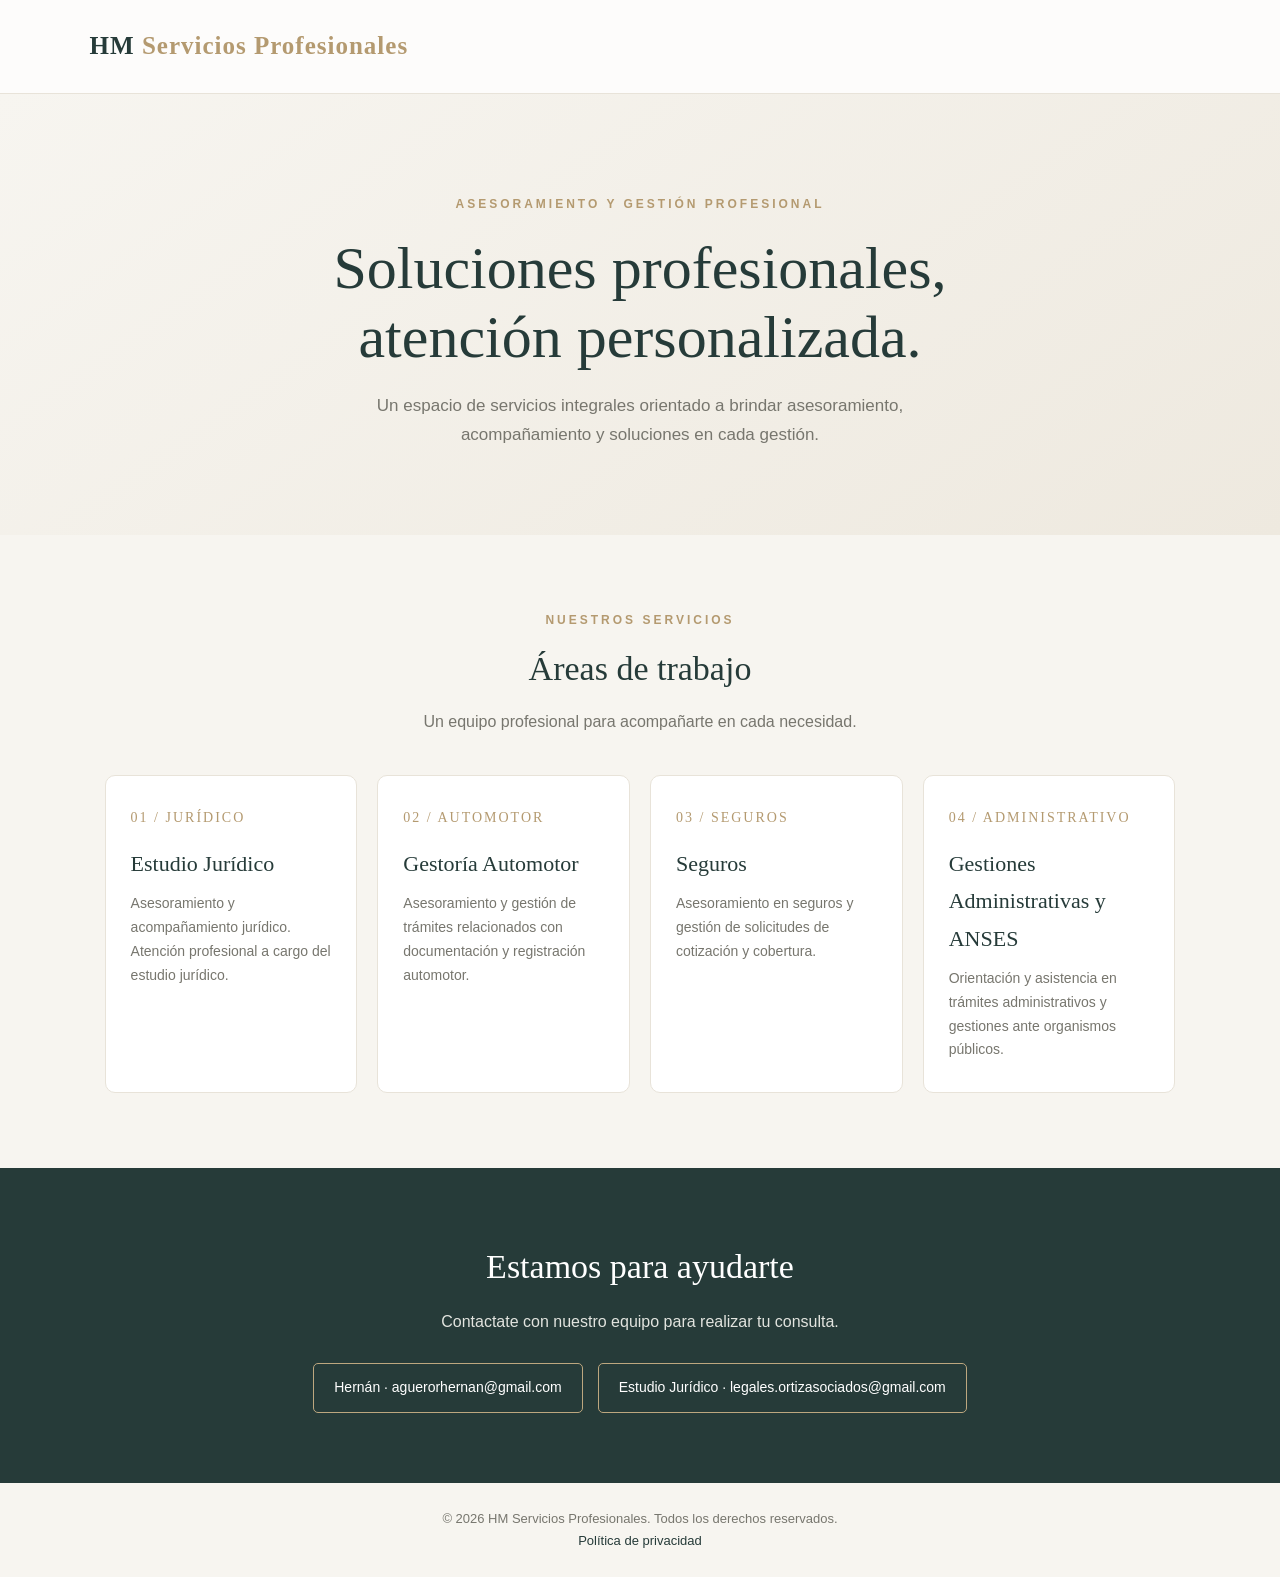
<file: index.html>
<!DOCTYPE html>
<html lang="es">
<head>
  <meta charset="UTF-8">
  <meta name="viewport" content="width=device-width, initial-scale=1.0">
  <meta name="theme-color" content="#f7f5f0">
  <meta name="description" content="HM Servicios Profesionales. Estudio Jurídico, Gestoría Automotor, Seguros y Gestiones Administrativas.">
  <title>HM Servicios Profesionales</title>

  <style>
    :root {
      --background: #f7f5f0;
      --surface: #ffffff;
      --primary: #263b39;
      --text: #383a35;
      --muted: #77766e;
      --gold: #b49a70;
      --line: #e8e3d9;
    }

    * {
      box-sizing: border-box;
      margin: 0;
      padding: 0;
    }

    body {
      font-family: Arial, Helvetica, sans-serif;
      background: var(--background);
      color: var(--text);
      line-height: 1.7;
    }

    a {
      color: inherit;
    }

    header {
      padding: 25px 7%;
      border-bottom: 1px solid var(--line);
      background: rgba(255,255,255,.75);
    }

    .brand {
      color: var(--primary);
      font-family: Georgia, serif;
      font-size: 25px;
      letter-spacing: 1px;
      font-weight: bold;
    }

    .brand span {
      color: var(--gold);
    }

    .hero {
      padding: 100px 20px 85px;
      text-align: center;
      background: linear-gradient(145deg, #f7f5f0, #eee9df);
    }

    .eyebrow {
      color: var(--gold);
      text-transform: uppercase;
      letter-spacing: 3px;
      font-size: 12px;
      font-weight: bold;
    }

    h1 {
      max-width: 800px;
      margin: 20px auto;
      color: var(--primary);
      font-family: Georgia, serif;
      font-size: clamp(38px, 6vw, 60px);
      font-weight: normal;
      line-height: 1.15;
    }

    .hero p {
      max-width: 650px;
      margin: auto;
      color: var(--muted);
      font-size: 17px;
    }

    .section {
      padding: 75px 7%;
      max-width: 1250px;
      margin: auto;
    }

    .section-heading {
      text-align: center;
      margin-bottom: 40px;
    }

    .section-heading h2 {
      color: var(--primary);
      font-family: Georgia, serif;
      font-size: 34px;
      font-weight: normal;
      margin: 10px 0;
    }

    .section-heading p {
      color: var(--muted);
    }

    .services {
      display: grid;
      grid-template-columns: repeat(auto-fit, minmax(230px, 1fr));
      gap: 20px;
    }

    .service {
      background: var(--surface);
      border: 1px solid var(--line);
      border-radius: 10px;
      padding: 30px 25px;
    }

    .service-number {
      color: var(--gold);
      font-family: Georgia, serif;
      font-size: 14px;
      letter-spacing: 2px;
    }

    .service h3 {
      color: var(--primary);
      font-family: Georgia, serif;
      font-size: 22px;
      font-weight: normal;
      margin: 15px 0 10px;
    }

    .service p {
      color: var(--muted);
      font-size: 14px;
    }

    .contact {
      background: var(--primary);
      color: white;
      text-align: center;
      padding: 70px 20px;
    }

    .contact h2 {
      font-family: Georgia, serif;
      font-size: 34px;
      font-weight: normal;
      margin-bottom: 12px;
    }

    .contact p {
      color: #e2e4df;
      margin-bottom: 28px;
    }

    .contact-links {
      display: flex;
      flex-wrap: wrap;
      justify-content: center;
      gap: 15px;
    }

    .contact-links a {
      display: inline-block;
      padding: 12px 20px;
      border: 1px solid #bda77f;
      border-radius: 5px;
      color: white;
      text-decoration: none;
      font-size: 14px;
    }

    .contact-links a:hover {
      background: #ffffff;
      color: var(--primary);
    }

    footer {
      padding: 25px 20px;
      text-align: center;
      color: var(--muted);
      font-size: 13px;
    }

    footer a {
      color: var(--primary);
      text-decoration: none;
    }

    @media (max-width: 600px) {
      .hero {
        padding: 75px 20px;
      }

      .section {
        padding: 55px 6%;
      }

      .contact-links {
        flex-direction: column;
        align-items: center;
      }

      .contact-links a {
        width: 100%;
        max-width: 340px;
      }
    }
  </style>
</head>

<body>

  <header>
    <div class="brand">HM <span>Servicios Profesionales</span></div>
  </header>

  <main>
    <section class="hero">
      <div class="eyebrow">Asesoramiento y gestión profesional</div>
      <h1>Soluciones profesionales, atención personalizada.</h1>
      <p>
        Un espacio de servicios integrales orientado a brindar
        asesoramiento, acompañamiento y soluciones en cada gestión.
      </p>
    </section>

    <section class="section">
      <div class="section-heading">
        <div class="eyebrow">Nuestros servicios</div>
        <h2>Áreas de trabajo</h2>
        <p>Un equipo profesional para acompañarte en cada necesidad.</p>
      </div>

      <div class="services">

        <article class="service">
          <div class="service-number">01 / JURÍDICO</div>
          <h3>Estudio Jurídico</h3>
          <p>
            Asesoramiento y acompañamiento jurídico.
            Atención profesional a cargo del estudio jurídico.
          </p>
        </article>

        <article class="service">
          <div class="service-number">02 / AUTOMOTOR</div>
          <h3>Gestoría Automotor</h3>
          <p>
            Asesoramiento y gestión de trámites relacionados
            con documentación y registración automotor.
          </p>
        </article>

        <article class="service">
          <div class="service-number">03 / SEGUROS</div>
          <h3>Seguros</h3>
          <p>
            Asesoramiento en seguros y gestión de solicitudes
            de cotización y cobertura.
          </p>
        </article>

        <article class="service">
          <div class="service-number">04 / ADMINISTRATIVO</div>
          <h3>Gestiones Administrativas y ANSES</h3>
          <p>
            Orientación y asistencia en trámites administrativos
            y gestiones ante organismos públicos.
          </p>
        </article>

      </div>
    </section>

    <section class="contact">
      <h2>Estamos para ayudarte</h2>
      <p>Contactate con nuestro equipo para realizar tu consulta.</p>

      <div class="contact-links">
        <a href="mailto:aguerorhernan@gmail.com">
          Hernán · aguerorhernan@gmail.com
        </a>

        <a href="mailto:legales.ortizasociados@gmail.com">
          Estudio Jurídico · legales.ortizasociados@gmail.com
        </a>
      </div>
    </section>
  </main>

  <footer>
    <p>© 2026 HM Servicios Profesionales. Todos los derechos reservados.</p>
    <p><a href="privacy.html">Política de privacidad</a></p>
  </footer>

</body>
</html>
</file>
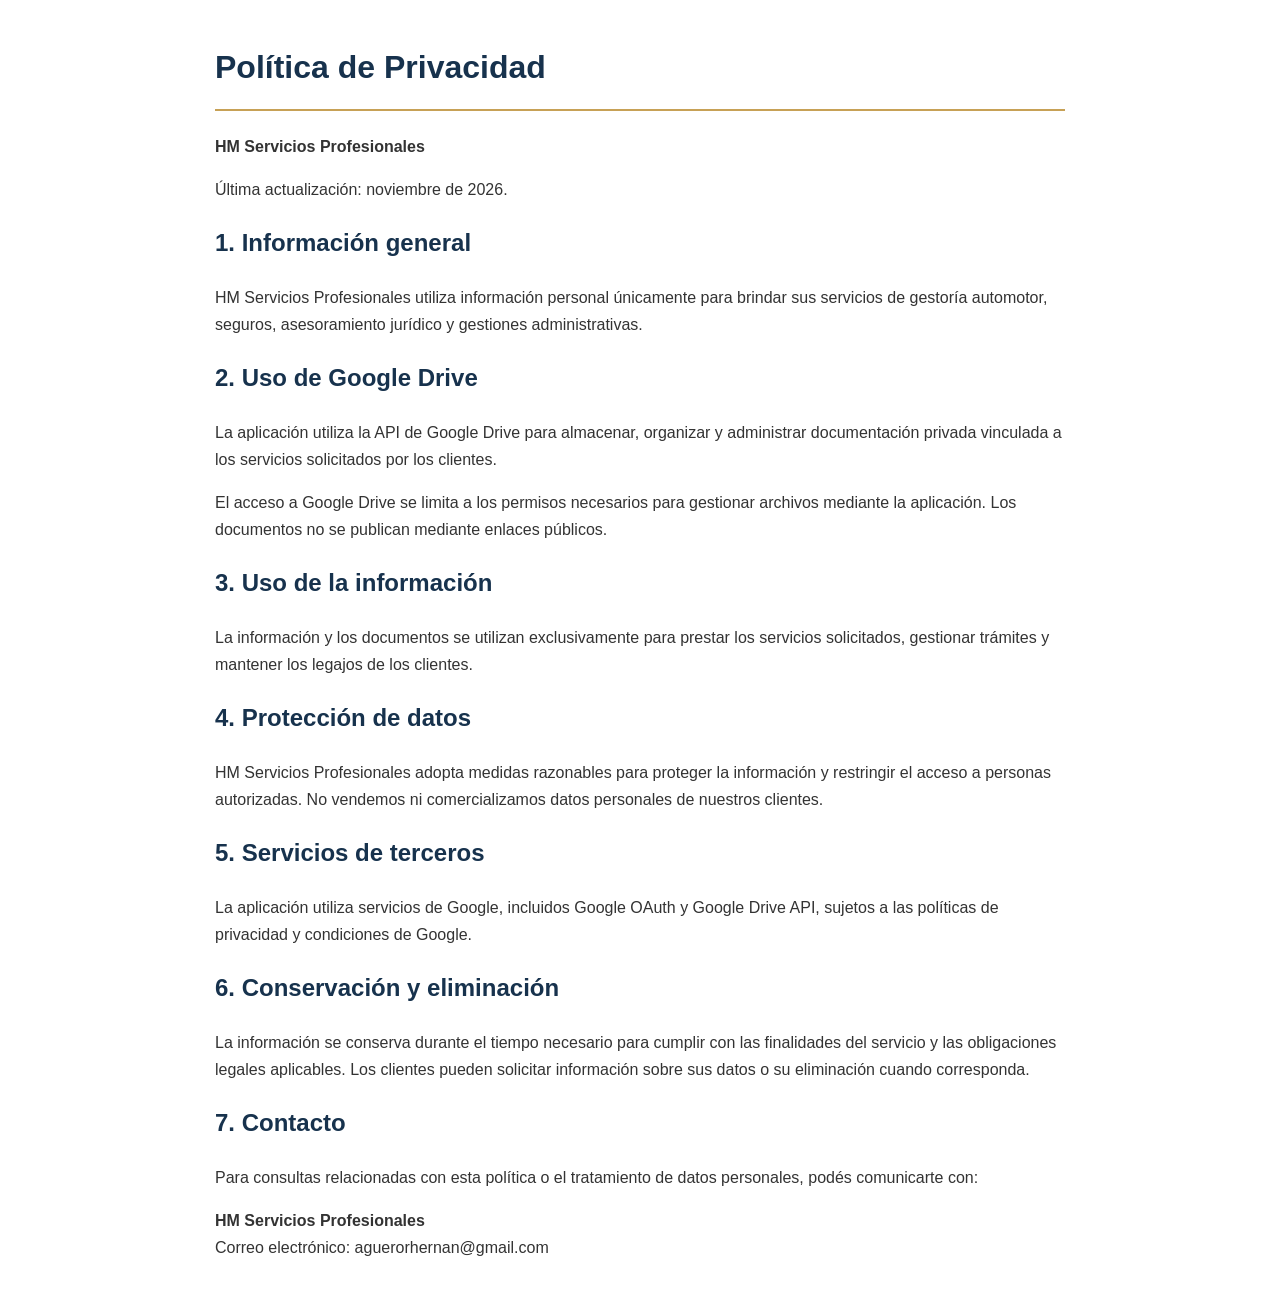
<file: privacy.html>
<!DOCTYPE html>
<html lang="es">
<head>
  <meta charset="UTF-8">
  <meta name="viewport" content="width=device-width, initial-scale=1.0">
  <title>Política de Privacidad | HM Servicios Profesionales</title>
  <style>
    body {
      font-family: Arial, sans-serif;
      max-width: 850px;
      margin: 40px auto;
      padding: 0 22px;
      color: #333;
      line-height: 1.7;
    }
    h1, h2 { color: #17324d; }
    h1 { border-bottom: 2px solid #c7a156; padding-bottom: 15px; }
  </style>
</head>
<body>
  <h1>Política de Privacidad</h1>
  <p><strong>HM Servicios Profesionales</strong></p>
  <p>Última actualización: noviembre de 2026.</p>

  <h2>1. Información general</h2>
  <p>HM Servicios Profesionales utiliza información personal únicamente para brindar sus servicios de gestoría automotor, seguros, asesoramiento jurídico y gestiones administrativas.</p>

  <h2>2. Uso de Google Drive</h2>
  <p>La aplicación utiliza la API de Google Drive para almacenar, organizar y administrar documentación privada vinculada a los servicios solicitados por los clientes.</p>
  <p>El acceso a Google Drive se limita a los permisos necesarios para gestionar archivos mediante la aplicación. Los documentos no se publican mediante enlaces públicos.</p>

  <h2>3. Uso de la información</h2>
  <p>La información y los documentos se utilizan exclusivamente para prestar los servicios solicitados, gestionar trámites y mantener los legajos de los clientes.</p>

  <h2>4. Protección de datos</h2>
  <p>HM Servicios Profesionales adopta medidas razonables para proteger la información y restringir el acceso a personas autorizadas. No vendemos ni comercializamos datos personales de nuestros clientes.</p>

  <h2>5. Servicios de terceros</h2>
  <p>La aplicación utiliza servicios de Google, incluidos Google OAuth y Google Drive API, sujetos a las políticas de privacidad y condiciones de Google.</p>

  <h2>6. Conservación y eliminación</h2>
  <p>La información se conserva durante el tiempo necesario para cumplir con las finalidades del servicio y las obligaciones legales aplicables. Los clientes pueden solicitar información sobre sus datos o su eliminación cuando corresponda.</p>

  <h2>7. Contacto</h2>
  <p>Para consultas relacionadas con esta política o el tratamiento de datos personales, podés comunicarte con:</p>
  <p><strong>HM Servicios Profesionales</strong><br>
  Correo electrónico: aguerorhernan@gmail.com</p>
</body>
</html>
</file>
